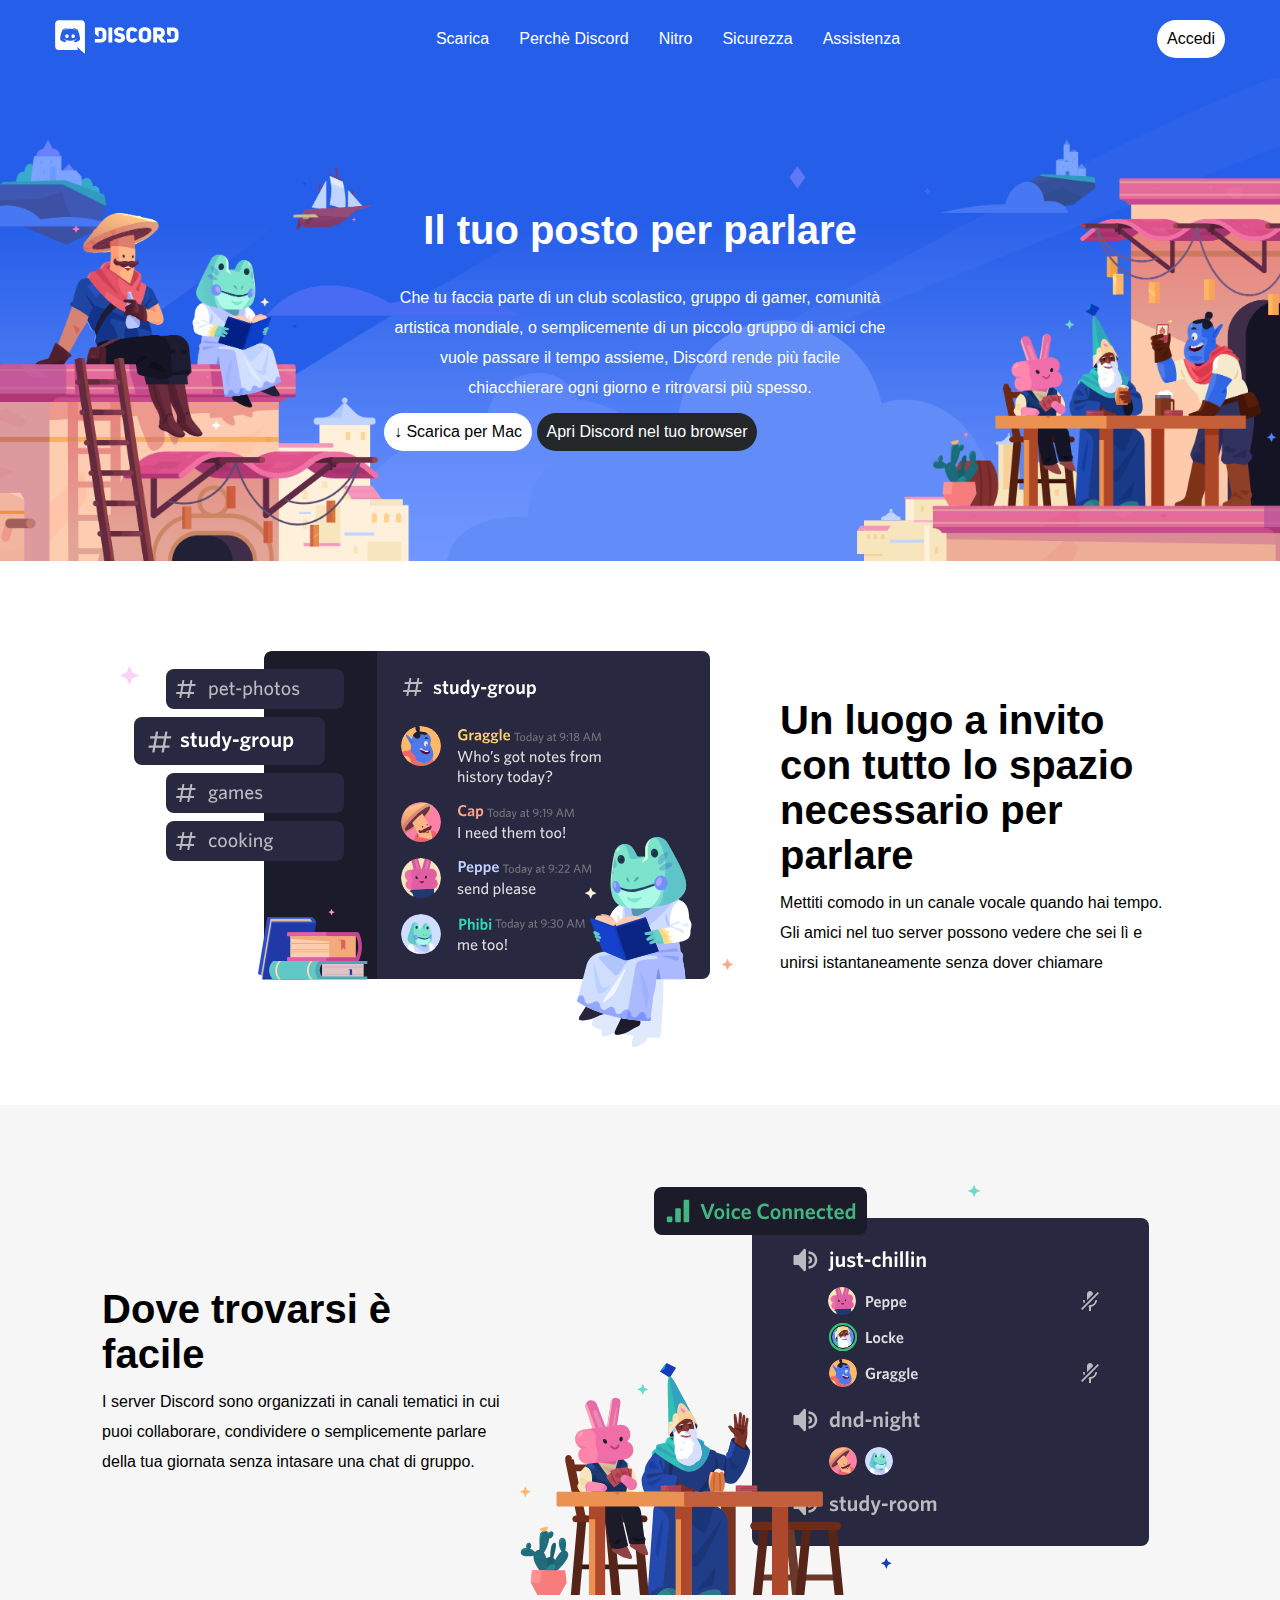
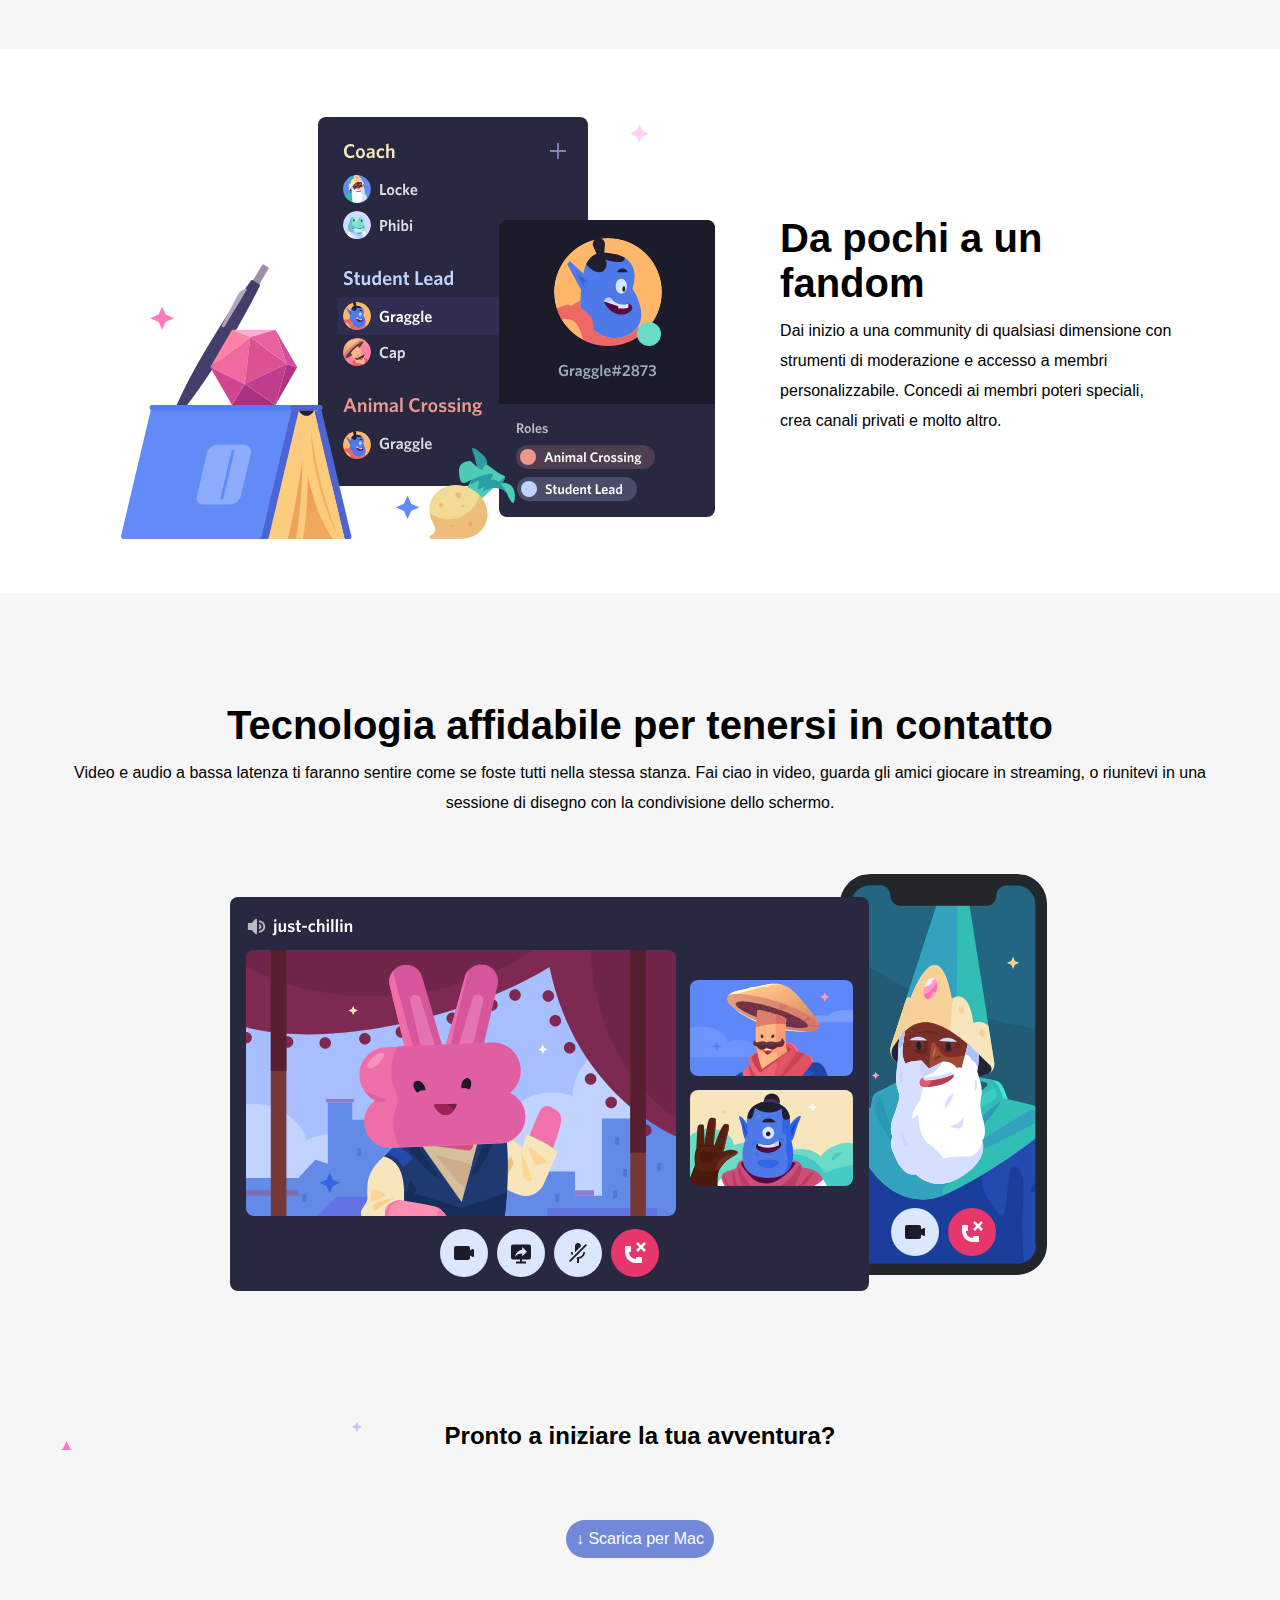
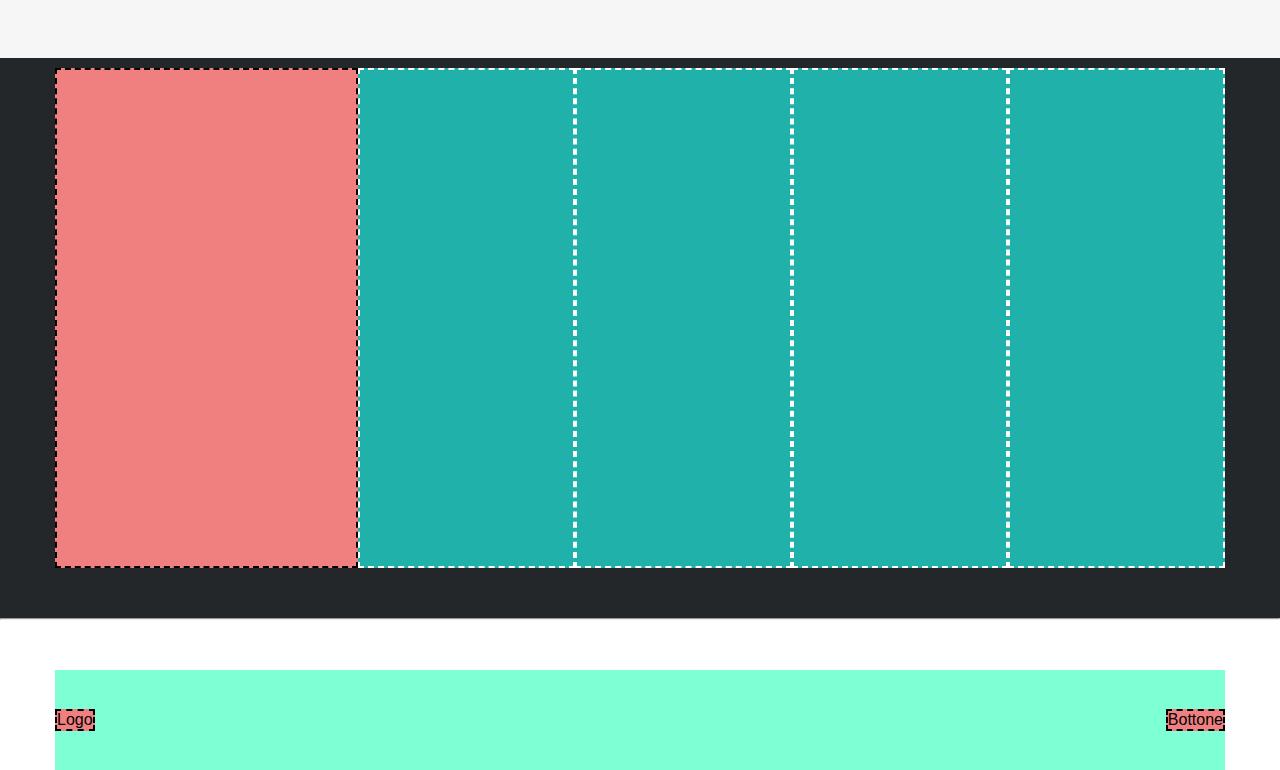
<file: index.html>
<!DOCTYPE html>
<html lang="en">
    <head>
        <meta charset="UTF-8">
        <meta http-equiv="X-UA-Compatible" content="IE=edge">
        <meta name="viewport" content="width=device-width, initial-scale=1.0">
        <title>Discord</title>
        <link rel="icon" href="img/wp8761712-4143218829.jpeg" sizes="16x16 24x24 32x32 48x48 64x64 128x128">
        <link rel="stylesheet" href="css/style.css">
    </head>
    <body>
      <header>
         <section class="layout-width flex-centrato small">
            <div>
               <img src="img/logo.svg" alt="Logo Discord">
            </div>
            <nav>
               <ul id="lista" class="flex-centrato">
                  <li><a class="font-white" href="#">Scarica</a></li>
                  <li><a class="font-white" href="#">Perchè Discord</a></li>
                  <li><a class="font-white" href="#">Nitro</a></li>
                  <li><a class="font-white" href="#">Sicurezza</a></li>
                  <li><a class="font-white" href="#">Assistenza</a></li>
               </ul>
            </nav>
            <div class="button background-white">
               Accedi
            </div>
         </section>
         <section class="flex-centrato big">
            <div class="jumbo">
               <h1 class="font-white">Il tuo posto per parlare</h1>
               <p class="font-white">Che tu faccia parte di un club scolastico, gruppo di gamer, comunità artistica mondiale, o semplicemente di un piccolo gruppo di amici che vuole passare il tempo assieme, Discord rende più facile chiacchierare ogni giorno e ritrovarsi più spesso.</p>
               <div class="button background-white">&#8595; Scarica per Mac</div>
               <div class="button background-black">Apri Discord nel tuo browser</div>
            </div>
         </section>

      </header>

      <main>
         <section>
            <div class="layout-width flex-centrato sezione-piccola">
               <div class="immagine-sezione">
                  <img class="" src="img/item1.svg" alt="Immagine Canali">
               </div>
               <div class="paragrafo-sezione">
                  <h1>Un luogo a invito con tutto lo spazio necessario per parlare</h1>
                  <p>Mettiti comodo in un canale vocale quando hai tempo. Gli amici nel tuo server possono vedere che sei lì e unirsi istantaneamente senza dover chiamare</p>
               </div>
            </div>
         </section>
         <section class="background-grey">
            <div class="layout-width flex-centrato sezione-piccola">
               <div class="paragrafo-sezione">
                  <h1>Dove trovarsi è facile</h1>
                  <p>I server Discord sono organizzati in canali tematici in cui puoi collaborare, condividere o semplicemente parlare della tua giornata senza intasare una chat di gruppo.</p>
               </div>
               <div class="immagine-sezione">
                  <img class="" src="img/item2.svg" alt="Immagine Chat vocale">
               </div>
            </div>
         </section>
         <section>
            <div class="layout-width flex-centrato sezione-piccola">
               <div class="immagine-sezione">
                  <img class="" src="img/item3.svg" alt="Immagine gestione community">
               </div>
               <div class="paragrafo-sezione">
                  <h1>Da pochi a un fandom</h1>
                  <p>Dai inizio a una community di qualsiasi dimensione con strumenti di moderazione e accesso a membri personalizzabile. Concedi ai membri poteri speciali, crea canali privati e molto altro.</p>
               </div>
            </div>
         </section>
         <section class="background-grey">
            <div class="layout-width sezione-grande">
               <h1> Tecnologia affidabile per tenersi in contatto</h1>
               <p>Video e audio a bassa latenza ti faranno sentire come se foste tutti nella stessa stanza. Fai ciao in video, guarda gli amici giocare in streaming, o riunitevi in una sessione di disegno con la condivisione dello schermo.</p>
               <img src="img/item4-big.svg" alt="Immagine tablet e smartphone">
               <div class="sfondo-stelline"><h2>Pronto a iniziare la tua avventura?</h2></div>
               <div class="button background-lilla">&#8595; Scarica per Mac</div>
            </div>
         </section>
            
      </main>

      <footer>

         <section class="background-black top">
            <div class="layout-width flex-centrato">
               <div class="div-grande bordo"></div>
               <div class="div-piccolo bordo"></div>
               <div class="div-piccolo bordo"></div>
               <div class="div-piccolo bordo"></div>
               <div class="div-piccolo bordo"></div>
            </div>           
         </section>
         <hr>
         <section class="black bottom">
            <div class="layout-width flex-centrato">
               <div class="barra-footer flex-centrato">
                  <div class="logo bordo">Logo</div>
                  <div class="bottone bordo">Bottone</div>
               </div>
            </div>           
         </section>
      </footer>

    </body>
</html>
</file>
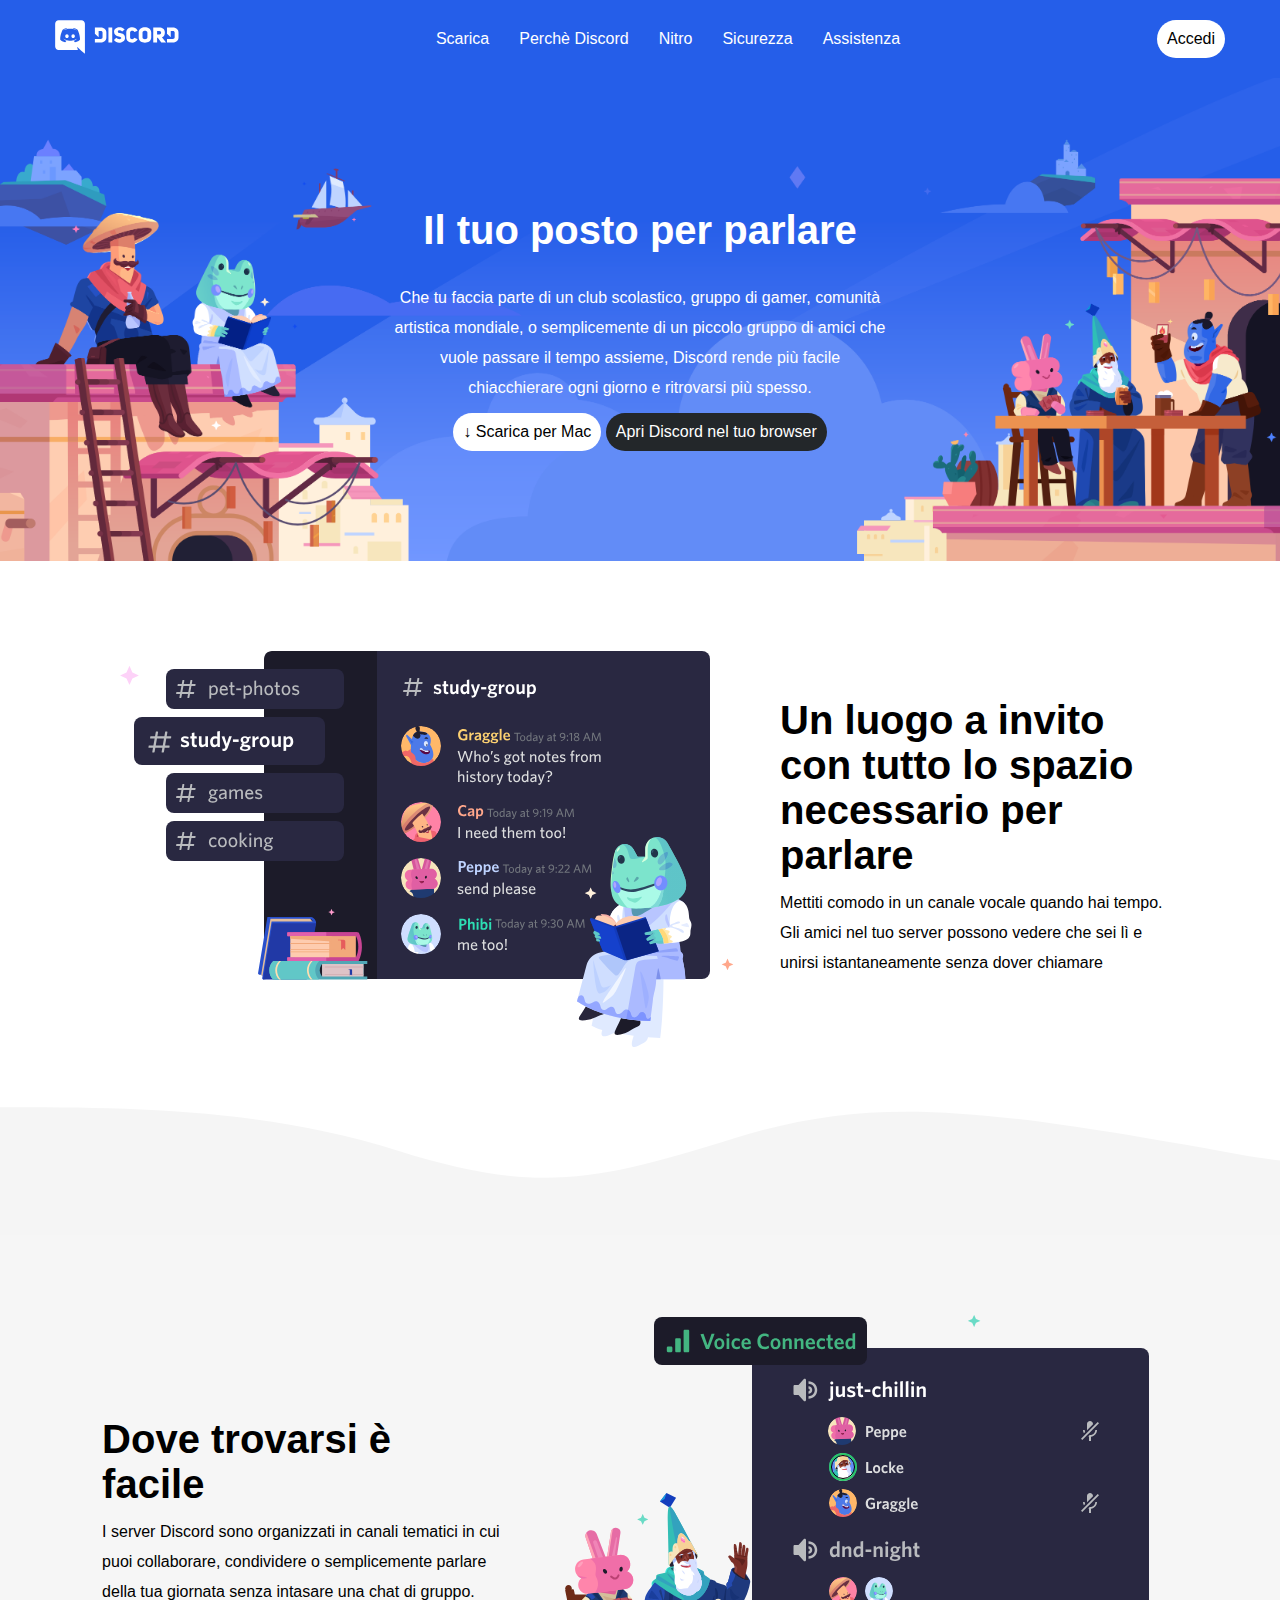
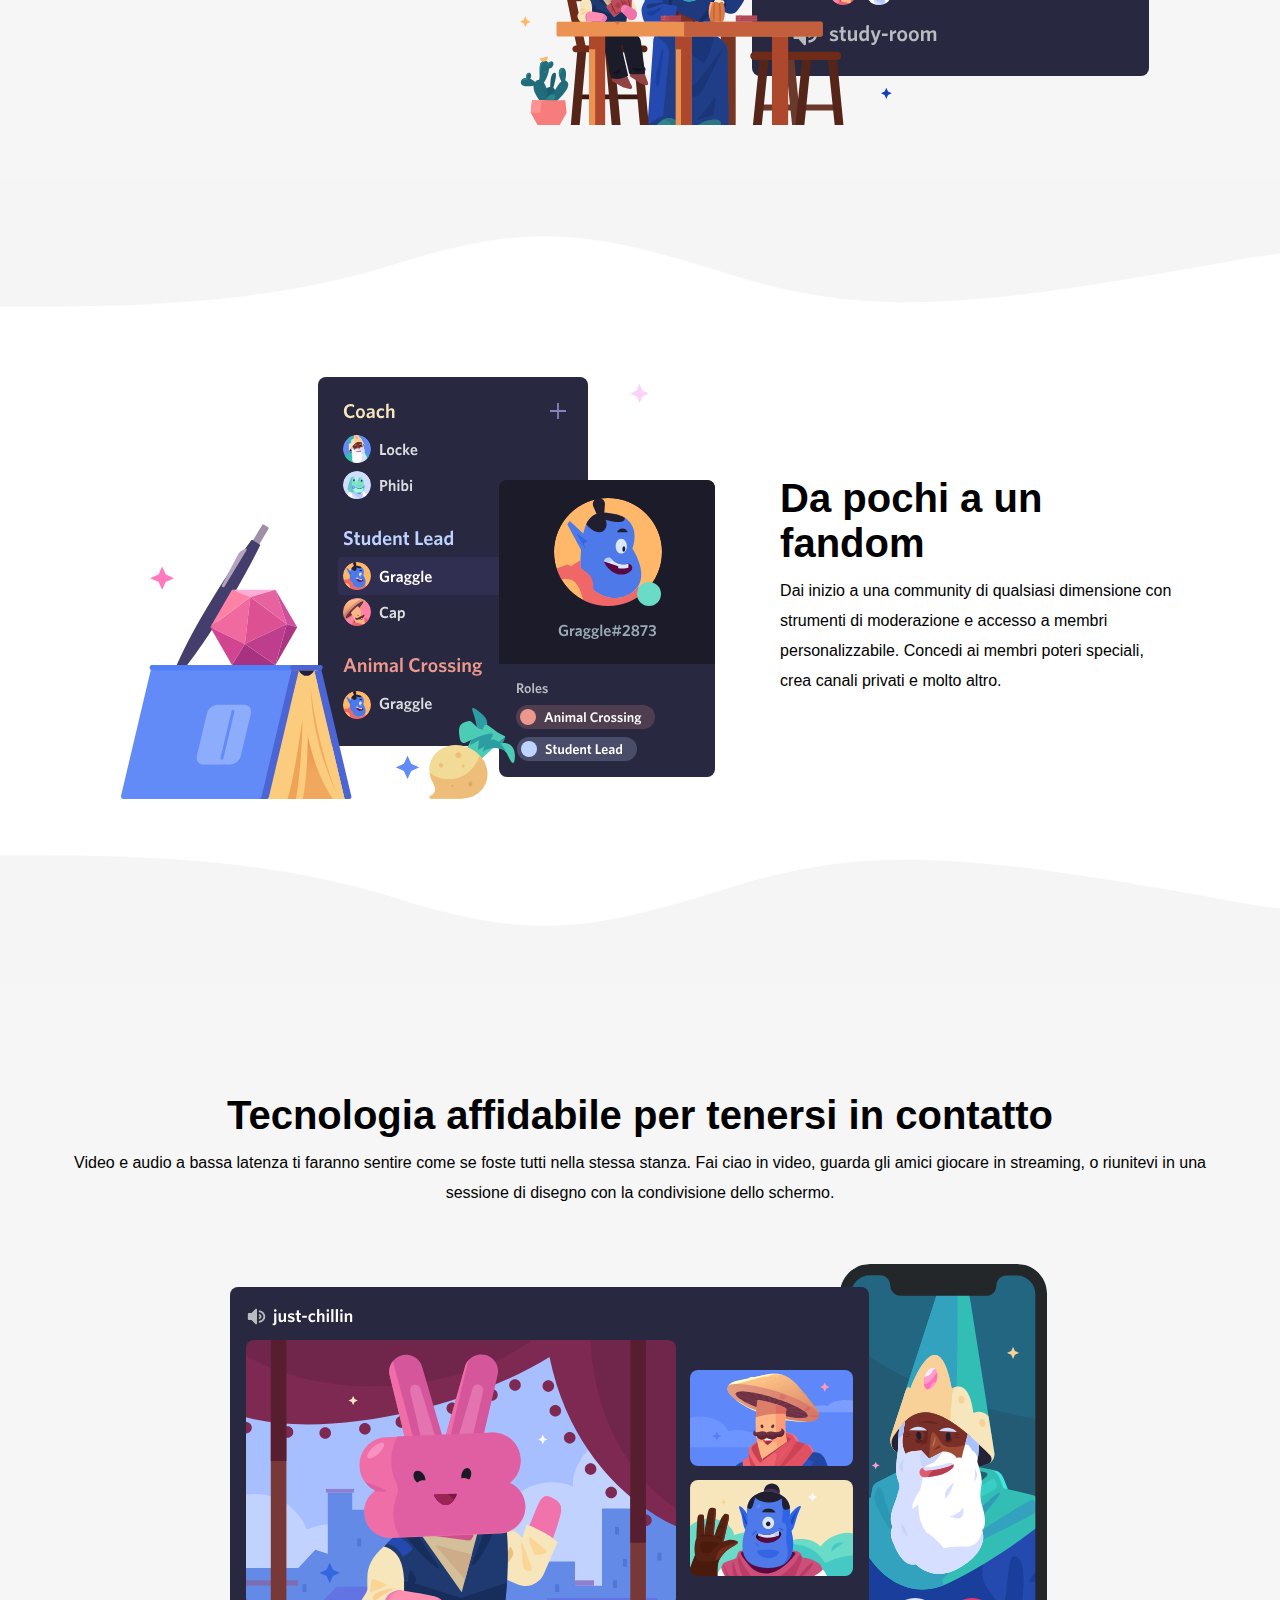
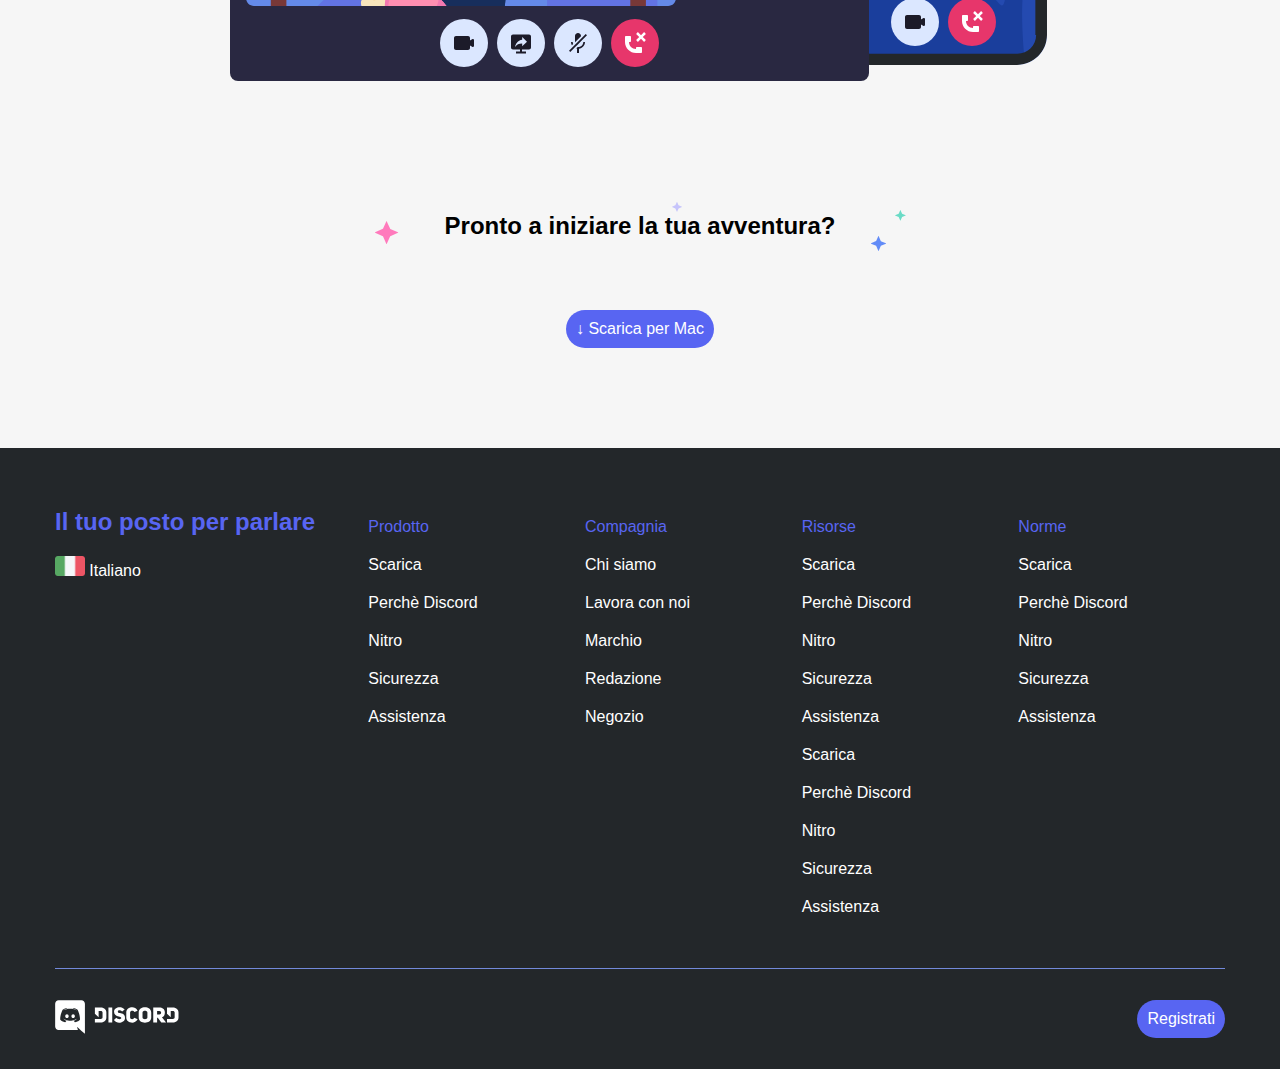
<file: Bonus/index.html>
<!DOCTYPE html>
<html lang="en">
    <head>
        <meta charset="UTF-8">
        <meta http-equiv="X-UA-Compatible" content="IE=edge">
        <meta name="viewport" content="width=device-width, initial-scale=1.0">
        <title>Discord</title>
        <link rel="icon" href="img/wp8761712-4143218829.jpeg" sizes="16x16 24x24 32x32 48x48 64x64 128x128">
        <link rel="stylesheet" href="css/style.css">
        <link rel="stylesheet" href="https://cdnjs.cloudflare.com/ajax/libs/font-awesome/6.2.1/css/all.min.css" integrity="sha512-MV7K8+y+gLIBoVD59lQIYicR65iaqukzvf/nwasF0nqhPay5w/9lJmVM2hMDcnK1OnMGCdVK+iQrJ7lzPJQd1w==" crossorigin="anonymous" referrerpolicy="no-referrer" />
    </head>
    <body>
      <header>
         <section class="layout-width flex-centrato small">
            <div>
               <img src="img/logo.svg" alt="Logo Discord">
            </div>
            <nav>
               <ul class="flex-centrato lista">
                  <li><a class="font-white" href="#">Scarica</a></li>
                  <li><a class="font-white" href="#">Perchè Discord</a></li>
                  <li><a class="font-white" href="#">Nitro</a></li>
                  <li><a class="font-white" href="#">Sicurezza</a></li>
                  <li><a class="font-white" href="#">Assistenza</a></li>
               </ul>
            </nav>
            <span class="button background-white">Accedi</span>
         </section>
         <section class="flex-centrato big">
            <div class="jumbo">
               <h1 class="font-white">Il tuo posto per parlare</h1>
               <p class="font-white">Che tu faccia parte di un club scolastico, gruppo di gamer, comunità artistica mondiale, o semplicemente di un piccolo gruppo di amici che vuole passare il tempo assieme, Discord rende più facile chiacchierare ogni giorno e ritrovarsi più spesso.</p>
               <span class="button background-white">&#8595; Scarica per Mac</span>
               <span class="button background-black">Apri Discord nel tuo browser</span>
            </div>
         </section>

      </header>

      <main>
         <section>
            <div class="layout-width flex-centrato sezione-piccola">
               <div class="immagine-sezione">
                  <img class="" src="img/item1.svg" alt="Immagine Canali">
               </div>
               <div class="paragrafo-sezione">
                  <h1>Un luogo a invito con tutto lo spazio necessario per parlare</h1>
                  <p>Mettiti comodo in un canale vocale quando hai tempo. Gli amici nel tuo server possono vedere che sei lì e unirsi istantaneamente senza dover chiamare</p>
               </div>
            </div>
         </section>
         <div class="onda"></div>

         <section class="background-grey">
            <div class="layout-width flex-centrato sezione-piccola">
               <div class="paragrafo-sezione">
                  <h1>Dove trovarsi è facile</h1>
                  <p>I server Discord sono organizzati in canali tematici in cui puoi collaborare, condividere o semplicemente parlare della tua giornata senza intasare una chat di gruppo.</p>
               </div>
               <div class="immagine-sezione">
                  <img class="" src="img/item2.svg" alt="Immagine Chat vocale">
               </div>
            </div>
         </section>
         <div class="onda rev"></div>

         <section>
            <div class="layout-width flex-centrato sezione-piccola">
               <div class="immagine-sezione">
                  <img class="" src="img/item3.svg" alt="Immagine gestione community">
               </div>
               <div class="paragrafo-sezione">
                  <h1>Da pochi a un fandom</h1>
                  <p>Dai inizio a una community di qualsiasi dimensione con strumenti di moderazione e accesso a membri personalizzabile. Concedi ai membri poteri speciali, crea canali privati e molto altro.</p>
               </div>
            </div>
         </section>
         <div class="onda"></div>

         <section class="background-grey">
            <div class="layout-width sezione-grande">
               <h1> Tecnologia affidabile per tenersi in contatto</h1>
               <p>Video e audio a bassa latenza ti faranno sentire come se foste tutti nella stessa stanza. Fai ciao in video, guarda gli amici giocare in streaming, o riunitevi in una sessione di disegno con la condivisione dello schermo.</p>
               <img src="img/item4-big.svg" alt="Immagine tablet e smartphone">
               <div class="sfondo-stelline"><h2>Pronto a iniziare la tua avventura?</h2></div>
               <span class="button background-lilla">&#8595; Scarica per Mac</span>
            </div>
         </section>
            
      </main>

      <footer>

         <section class="background-black footer-top">
            <div class="layout-width flex-centrato">
               <div class="div-grande">
                  <h2 class=font-lilla>Il tuo posto per parlare</h2>
                  <div class="lingua">
                     <img src="img/ita.png" alt="Bandiera Italiana">
                      <span>Italiano</span>
                     <i class="fa-solid fa-chevron-down"></i>
                  </div>
                  <div>
                     <i class="fa-brands fa-twitter"></i>
                     <i class="fa-brands fa-instagram"></i>
                     <i class="fa-brands fa-square-facebook"></i>
                     <i class="fa-brands fa-youtube"></i>
                  </div>
               </div>
               <div class="div-piccolo">
                  <ul class="lista">
                     <li class="font-lilla">Prodotto</li>
                     <li><a class="font-white" href="#">Scarica</a></li>
                     <li><a class="font-white" href="#">Perchè Discord</a></li>
                     <li><a class="font-white" href="#">Nitro</a></li>
                     <li><a class="font-white" href="#">Sicurezza</a></li>
                     <li><a class="font-white" href="#">Assistenza</a></li>
                  </ul>
               </div>
               <div class="div-piccolo">
                  <ul class="lista">
                     <li class="font-lilla">Compagnia</li>
                     <li><a class="font-white" href="#">Chi siamo</a></li>
                     <li><a class="font-white" href="#">Lavora con noi</a></li>
                     <li><a class="font-white" href="#">Marchio</a></li>
                     <li><a class="font-white" href="#">Redazione</a></li>
                     <li><a class="font-white" href="#">Negozio</a></li>
                  </ul>
               </div>
               <div class="div-piccolo">
                  <ul class="lista">
                     <li class="font-lilla">Risorse</li>
                     <li><a class="font-white" href="#">Scarica</a></li>
                     <li><a class="font-white" href="#">Perchè Discord</a></li>
                     <li><a class="font-white" href="#">Nitro</a></li>
                     <li><a class="font-white" href="#">Sicurezza</a></li>
                     <li><a class="font-white" href="#">Assistenza</a></li>
                     <li><a class="font-white" href="#">Scarica</a></li>
                     <li><a class="font-white" href="#">Perchè Discord</a></li>
                     <li><a class="font-white" href="#">Nitro</a></li>
                     <li><a class="font-white" href="#">Sicurezza</a></li>
                     <li><a class="font-white" href="#">Assistenza</a></li>
                  </ul>
               </div>
               <div class="div-piccolo">
                  <ul class="lista">
                     <li class="font-lilla">Norme</li>
                     <li><a class="font-white" href="#">Scarica</a></li>
                     <li><a class="font-white" href="#">Perchè Discord</a></li>
                     <li><a class="font-white" href="#">Nitro</a></li>
                     <li><a class="font-white" href="#">Sicurezza</a></li>
                     <li><a class="font-white" href="#">Assistenza</a></li>
                  </ul>
               </div>
            </div>           
         </section>
         <section class="background-black bottom">
            <div class="layout-width flex-centrato hr">
               <div class="barra-footer flex-centrato">
                  <div class="logo">
                     <img src="img/logo.svg" alt="Logo Discord">
                  </div>
                  <span class="button background-lilla">Registrati</span>
               </div>
            </div>           
         </section>
      </footer>

    </body>
</html>
</file>
<file: css/style.css>
*{
   padding: 0;
   margin: 0;
   box-sizing: border-box;
   font-family: sans-serif;
}

/* --- DEBUG --- */

.bordo{
   border: dashed 2px black;
}

.div-grande, .logo, .bottone{
   background-color: #F08080;
}

.div-piccolo{
   background-color: #20B2AA;
   border-color: white;
}

.barra-footer{
   background-color: #7FFFD4;
}

/* ----- SELETTORI RIUTILIZZABILI ----- */

header{
   background-color: #255EE9;
}

.layout-width{
   max-width: 1170px;
   margin: 0 auto;
}

.flex-centrato{
   display: flex;
   justify-content: center;
   align-items: center;
   padding: 50px 0;
}

.font-white{
   color: white;
}

.button{
   border-radius: 20px;
   padding: 10px;
   display: inline-block;
}

.background-white{
   background-color: white;
}

h1{
   margin: 10px 0;
   font-size: 40px;
}

.paragrafo-sezione{
   width: 34%;
}

.background-grey{
   background-color: #F6F6F6;
}

.background-lilla{
   background-color: #7289DA;
   color: white;
}

/* ----- SELETTORI SPECIFICI ----- */
p {
   line-height: 30px;
}

.small div:last-child{
   text-align: right;
}

.small{
   justify-content: space-between;
   padding: 20px 0;
}

#lista{
  padding: 10px;
  list-style:none;
}

li{
   padding: 0 15px;
}

a{
  text-decoration: none;
}

.big{
   background-image: url(../img/jumbo.png);
   background-size: cover;
   background-repeat: no-repeat;
   padding: 110px 0;
}

.jumbo{
   width: 40%;
   margin: auto;
}

.jumbo > div,.jumbo > p,.jumbo > h1{
   text-align: center;
   padding: 10px;
}

.background-black{
   background-color: #23272A;
   color: white;
}

.sezione-grande{
   text-align: center;
   padding: 100px 0;
}

h2 {
   margin: 70px 0;
 }

.sfondo-stelline{
   background-image: url(../img/stars.svg);
   background-repeat: no-repeat;
 }





.div-grande{
   height: 500px;
   width: 35%;
}

.div-piccolo{
   height: 500px;
   width: 25%;
}

.top div{
   padding-top: 10px;
}

.bottom div{
   padding-bottom: 0;
}

.barra-footer{
   height: 100px;
   width: 100%;
   justify-content: space-between;
   padding: 0;
}
</file>
<file: Bonus/css/style.css>
*{
   padding: 0;
   margin: 0;
   box-sizing: border-box;
   font-family: sans-serif;
}

/* ----- SELETTORI RIUTILIZZABILI ----- */

.layout-width{
   max-width: 1170px;
   margin: 0 auto;
}

.flex-centrato{
   display: flex;
   justify-content: center;
   align-items: center;
   padding: 50px 0;
}

li{
   padding: 0 15px;
}

a{
  text-decoration: none;
}

.font-white{
   color: white;
}

.button{
   border-radius: 20px;
   padding: 10px;
   display: inline-block;
}

.background-black{
   background-color: #23272A;
   color: white;
}

.background-white{
   background-color: white;
}

h1{
   margin: 10px 0;
   font-size: 40px;
}

p{
   line-height: 30px;
}

.paragrafo-sezione{
   width: 34%;
}

.background-grey{
   background-color: #F6F6F6;
}

.background-lilla{
   background-color: #5865F2;
   color: white;
}

.font-lilla{
   color: #5865F2;
}

/* ----- SELETTORI SPECIFICI ----- */

/* Header */
header{
   background-color: #255EE9;
}

.small{
   justify-content: space-between;
   padding: 20px 0;
}

.lista{
  padding: 10px;
  list-style:none;
}

.big{
   background-image: url(../img/jumbo.png);
   background-size: cover;
   background-repeat: no-repeat;
   padding: 110px 0;
}

.jumbo{
   width: 40%;
   margin: auto;
   text-align: center;
}

.jumbo > div,.jumbo > p,.jumbo > h1{
   padding: 10px;
}

/* main */

.sezione-grande{
   text-align: center;
   padding: 100px 0;
}

.sfondo-stelline{
   background-image: url(../img/stars.svg);
   background-repeat: no-repeat;
   padding: 70px 0;
   background-position: center;
 }

/* footer */
/* div grande */

.div-grande{
   height: 400px;
   width: 35%;
}

.lingua{
   height: 20px;
   margin: 20px 0;
}

.lingua img{
   height: 20px;
}

.fa-brands{
   font-size: 30px;
   padding: 10px 10px 0 0;
}

/* div piccolo */

.div-piccolo{
   height: 400px;
   width: 25%;
   margin-bottom: 20px;
}

.div-piccolo li{
   padding: 10px 0;
}

/* secondo footer */

.hr{
   border-top: solid 1px #7289DA;
   padding: 0;
}

.barra-footer{
   height: 100px;
   width: 100%;
   justify-content: space-between;
}

/* ----- BONUS ----- */

.button:hover{
  transition: box-shadow .3s;
  box-shadow: 0px 5px 10px #000000b0;
}

.background-white:hover{
   transition: box-shadow .3s;
   color: #7983F5;
}

.background-lilla:hover{
   transition: box-shadow .3s;
   background-color: #7289DA;
}

.onda{
   height: 130px;
   background-image: url(../img/wave.svg);
   filter: invert(100%) sepia(8%) saturate(787%) hue-rotate(199deg) brightness(117%) contrast(92%);
   background-repeat: no-repeat;
   background-size: cover;
}

.rev{
   transform: rotateX(180deg);
}
</file>
